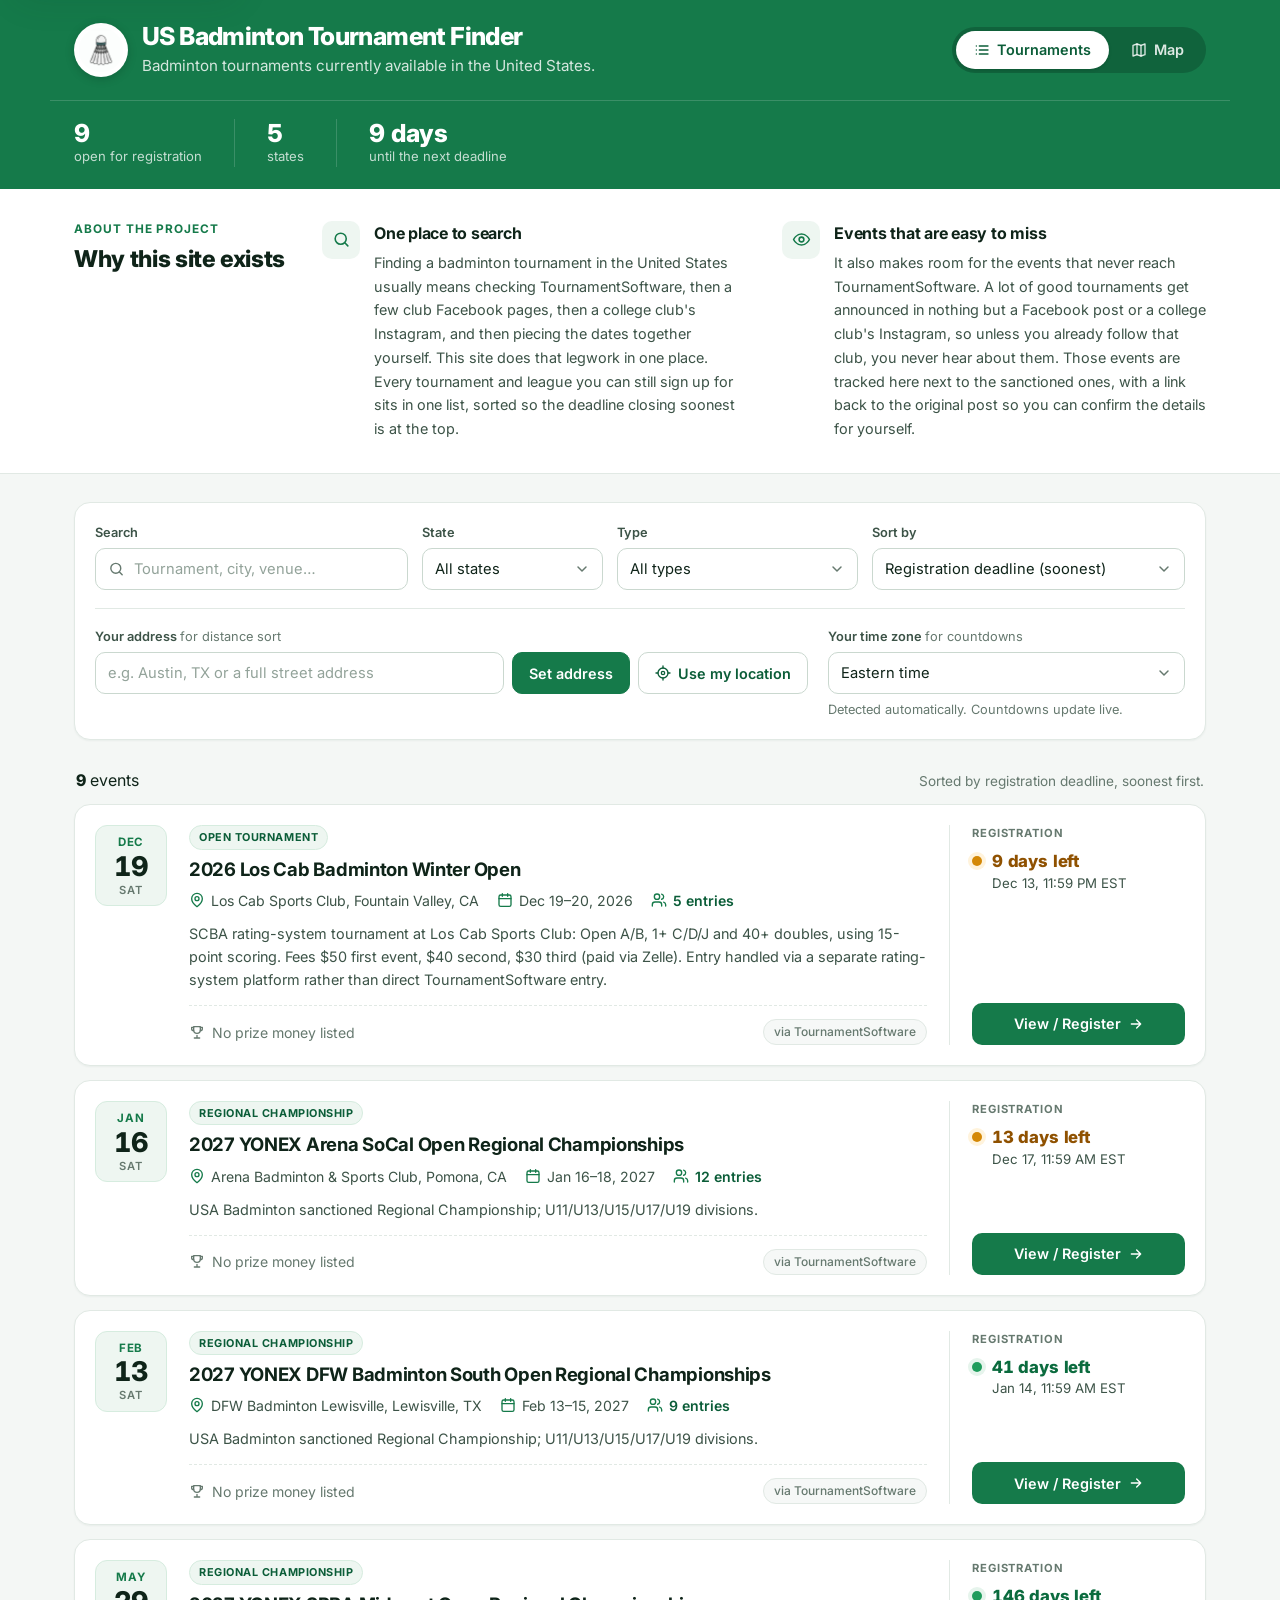
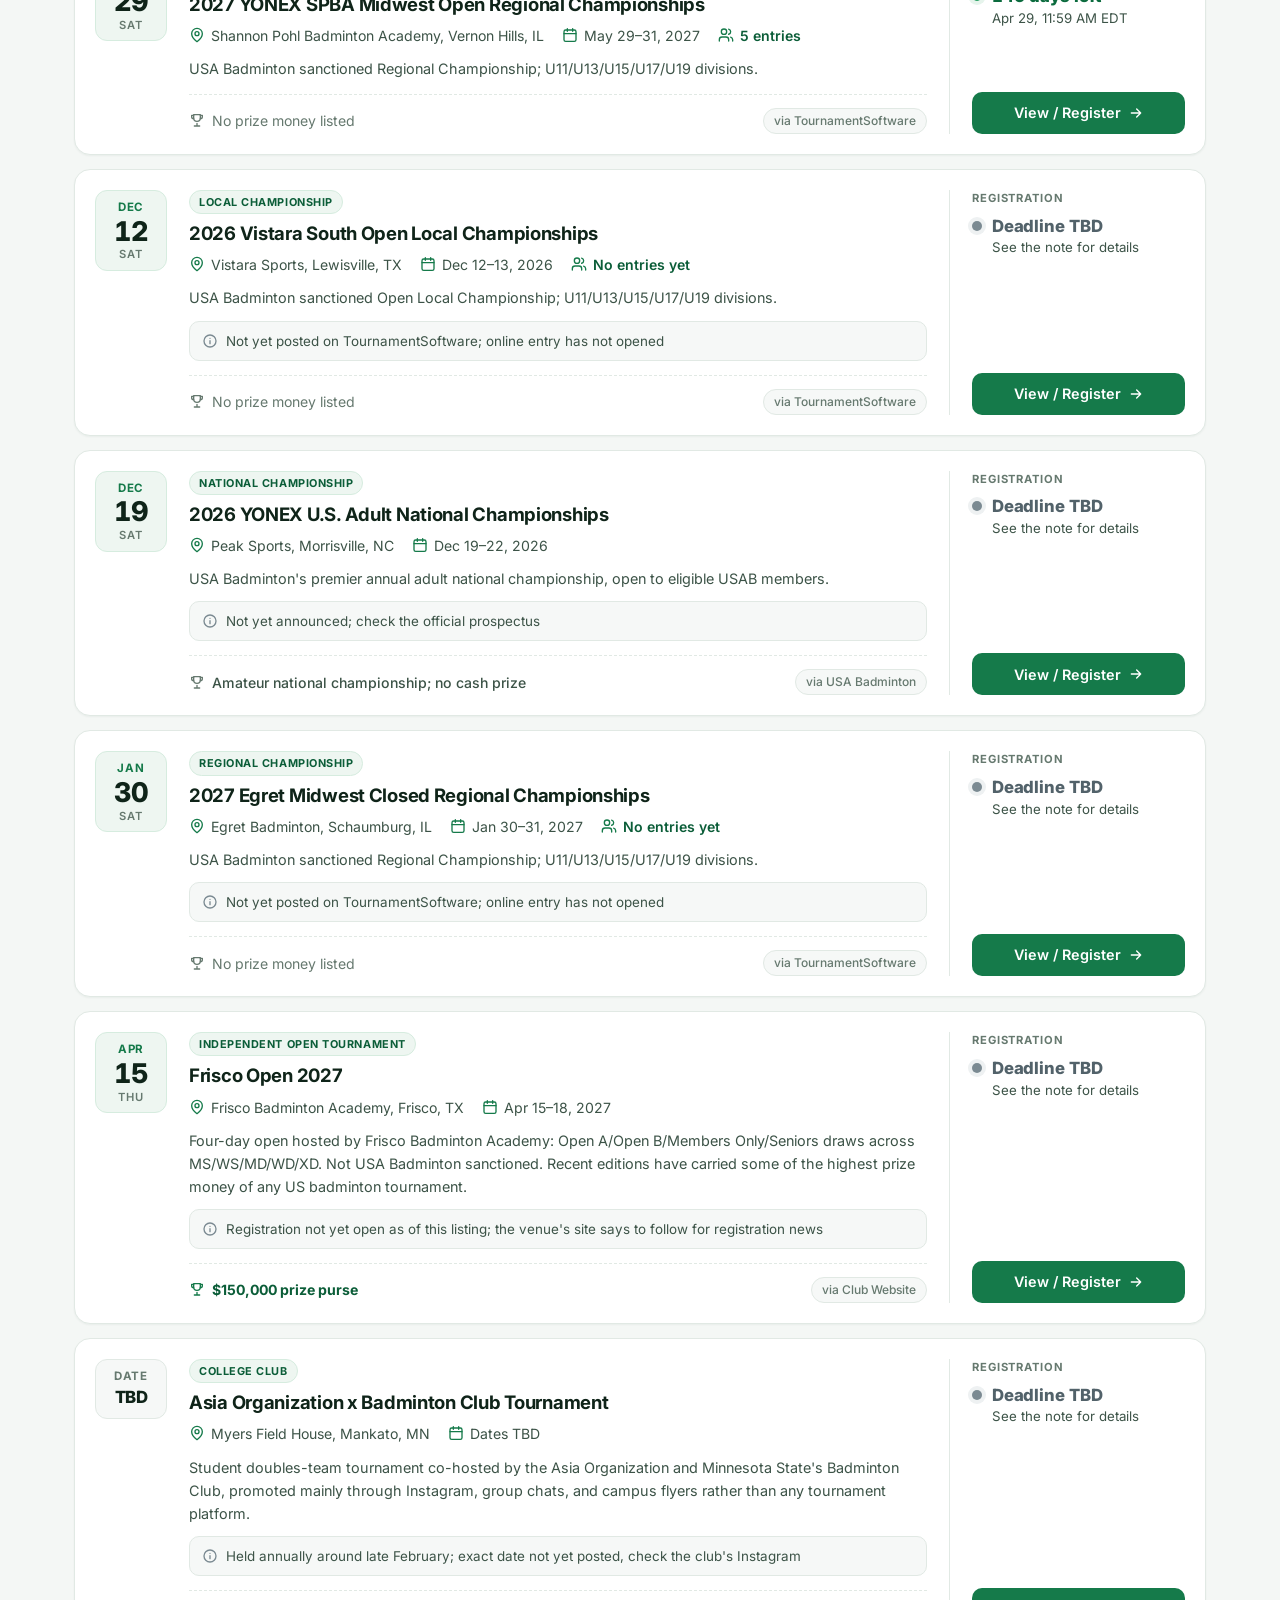
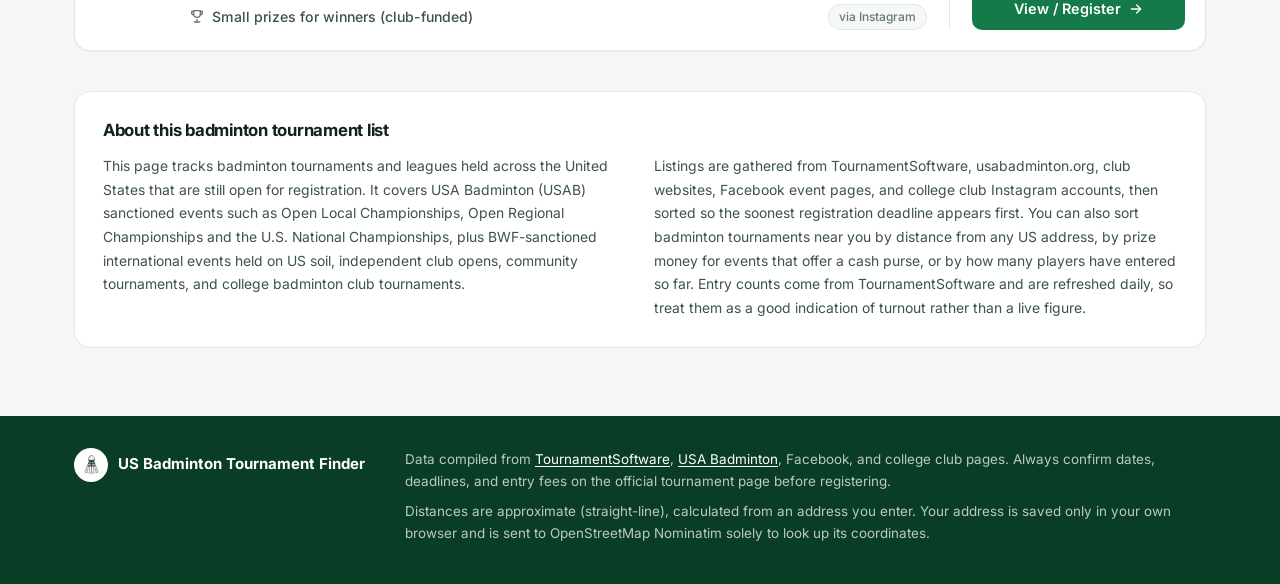
<file: index.html>
<!DOCTYPE html>
<html lang="en">
<head>
<meta charset="UTF-8" />
<meta name="viewport" content="width=device-width, initial-scale=1.0" />

<!-- The real pages live at /tournaments/ and /map/. This root page exists only
     to send visitors (and search engines) to the tournaments list. -->
<meta http-equiv="refresh" content="0; url=./tournaments/" />
<link rel="canonical" href="https://usbadmintontournaments.com/tournaments/" />

<title>US Badminton Tournaments | Find Badminton Tournaments &amp; Leagues Near You</title>
<meta name="description" content="Find badminton tournaments and leagues across the United States. Browse USA Badminton sanctioned championships, club opens, and college badminton tournaments sorted by registration deadline, distance, or prize money." />
<link rel="icon" href="img/shuttle-logo.jpg" />
<link rel="stylesheet" href="css/style.css" />
<script>window.location.replace("./tournaments/");</script>
</head>
<body>
<main style="max-width:640px;margin:60px auto;padding:0 20px;text-align:center;">
  <h1>US Badminton Tournament Finder</h1>
  <p>Redirecting to the <a href="./tournaments/">badminton tournaments list</a>&hellip;</p>
  <p><a href="./map/">View the tournament map instead</a></p>
</main>
</body>
</html>
</file>
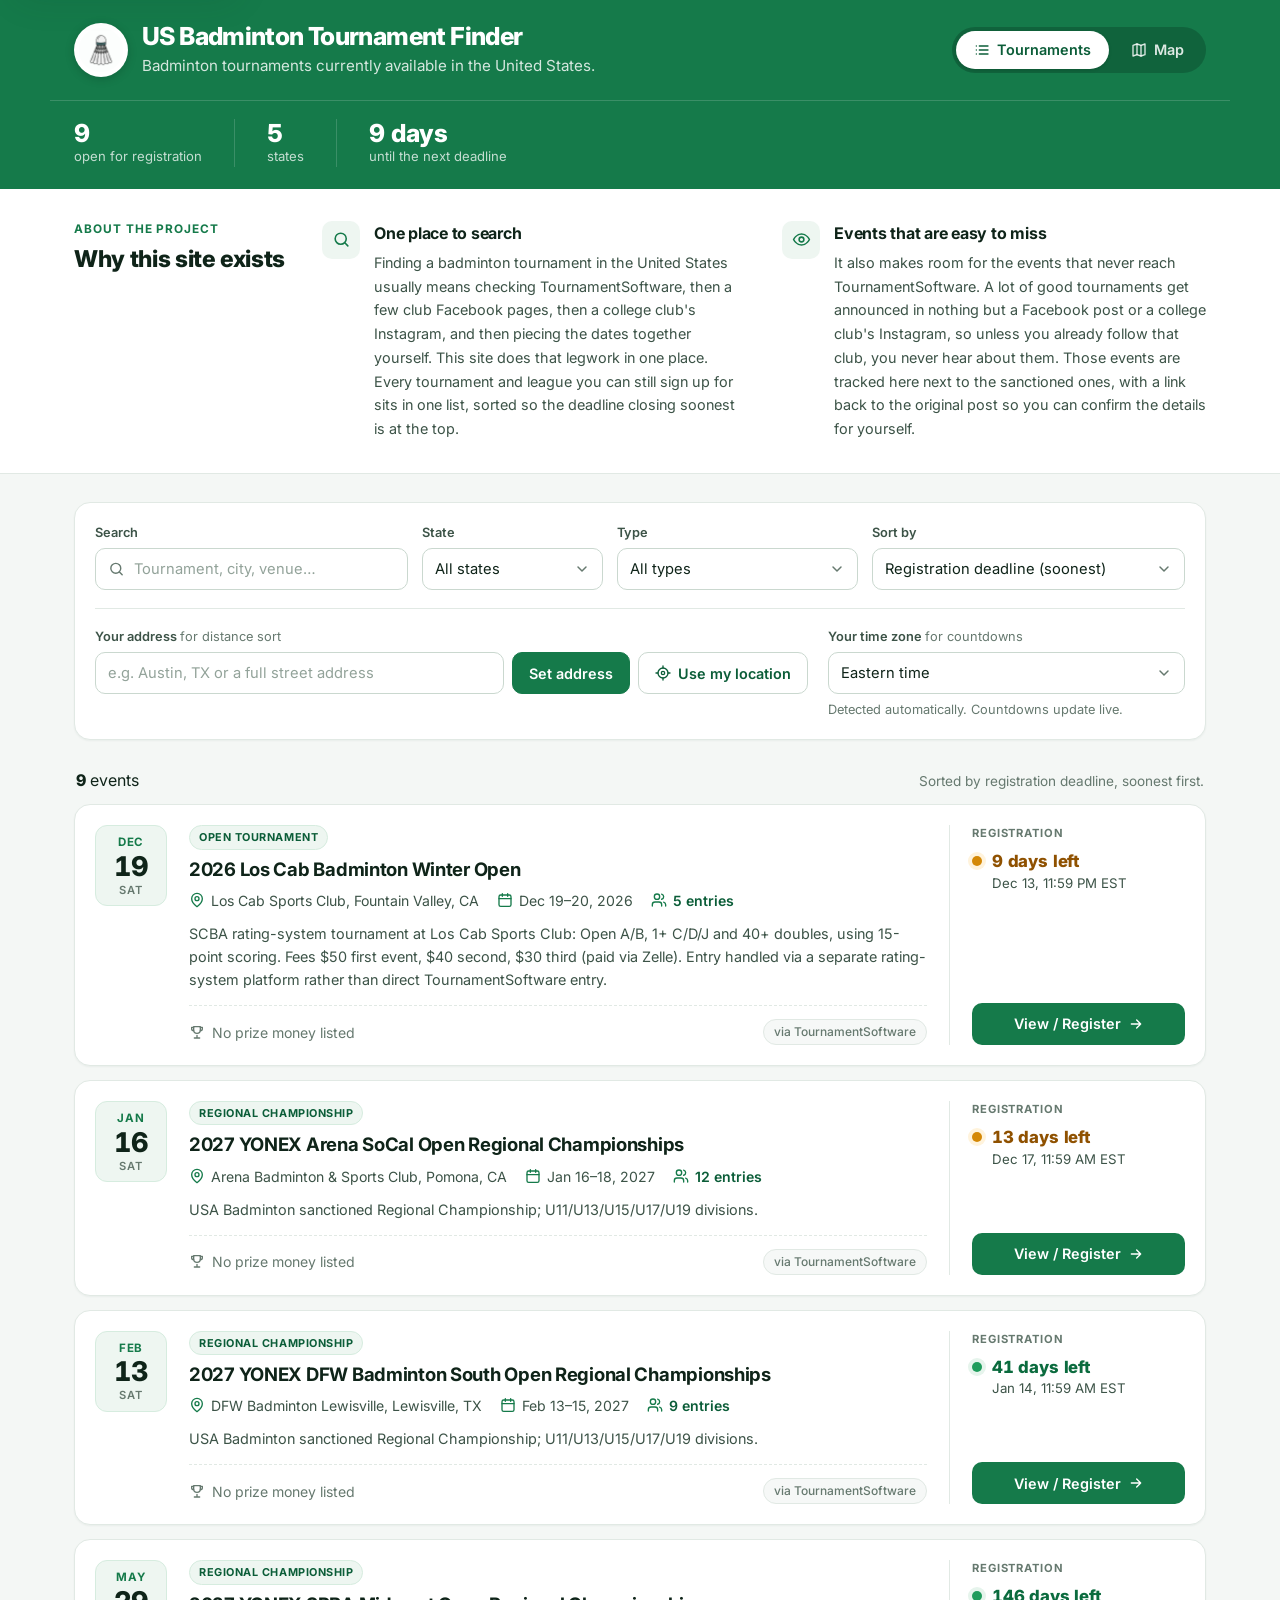
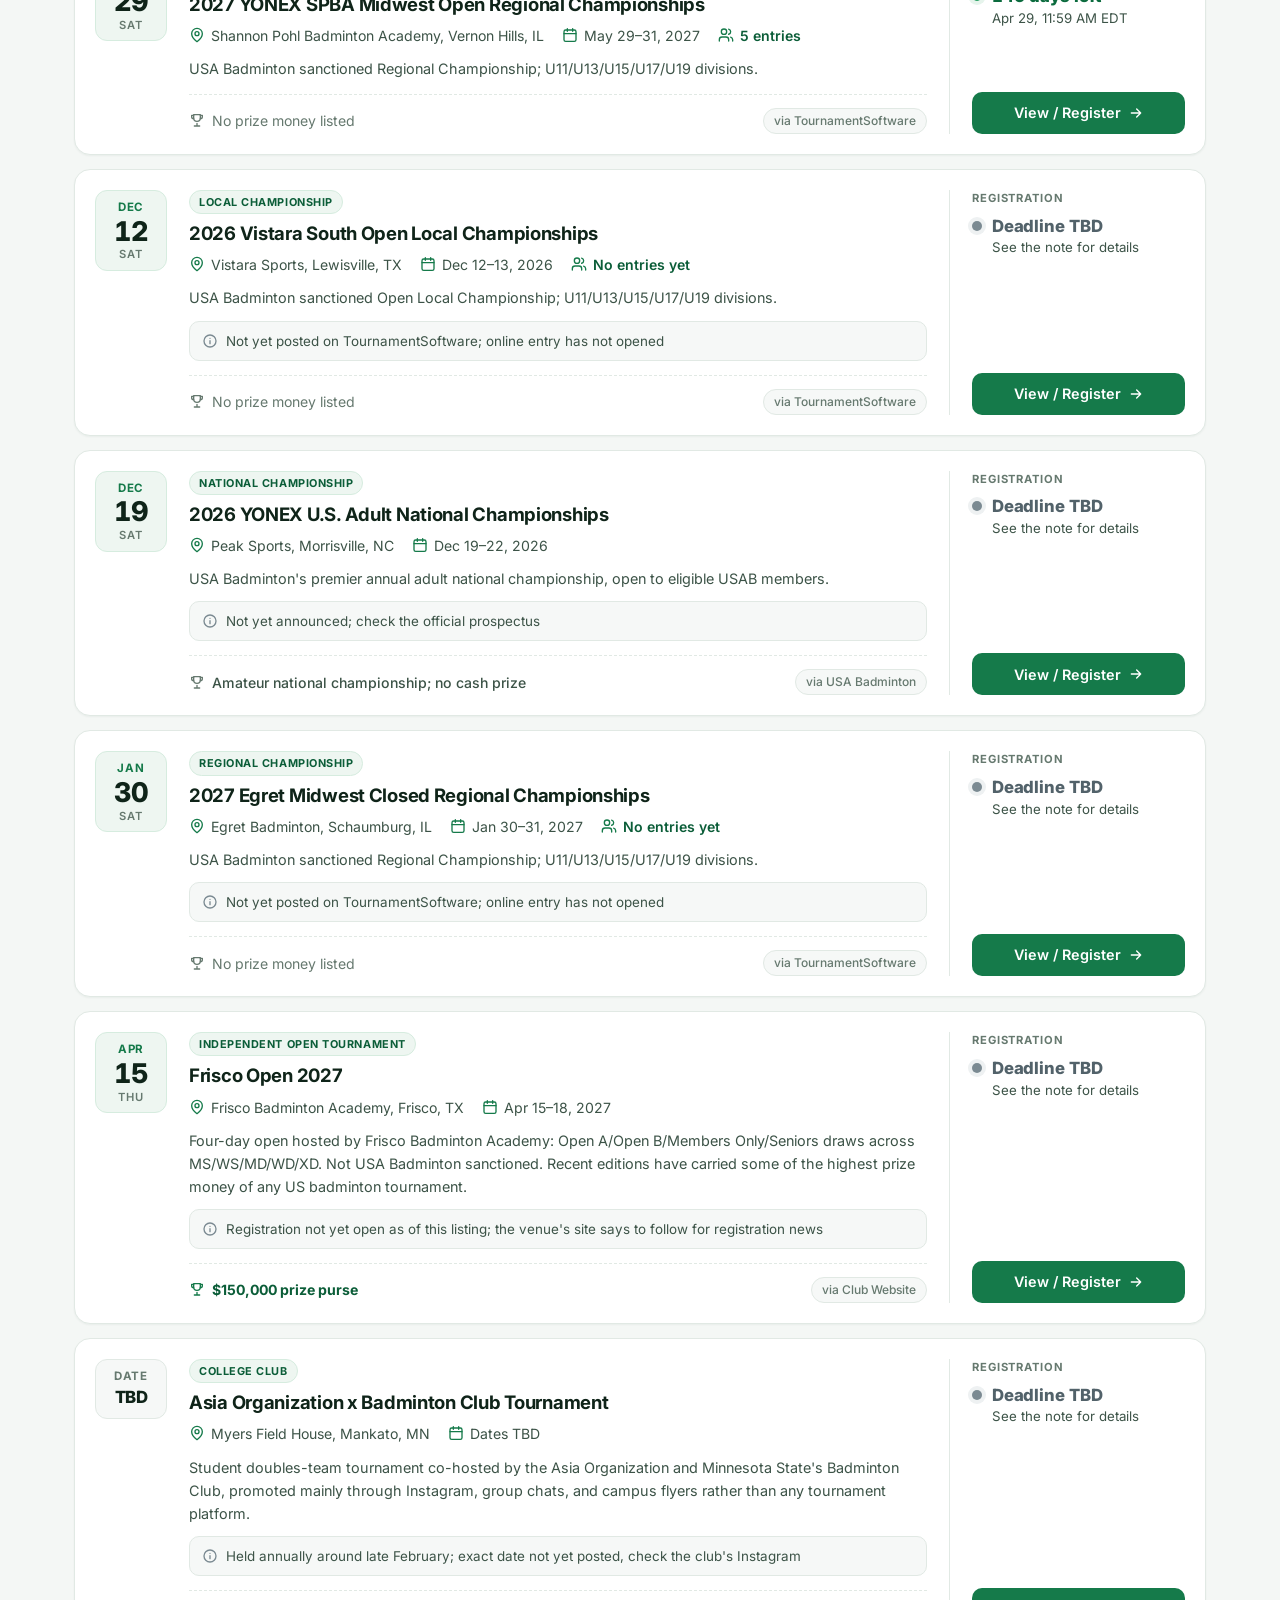
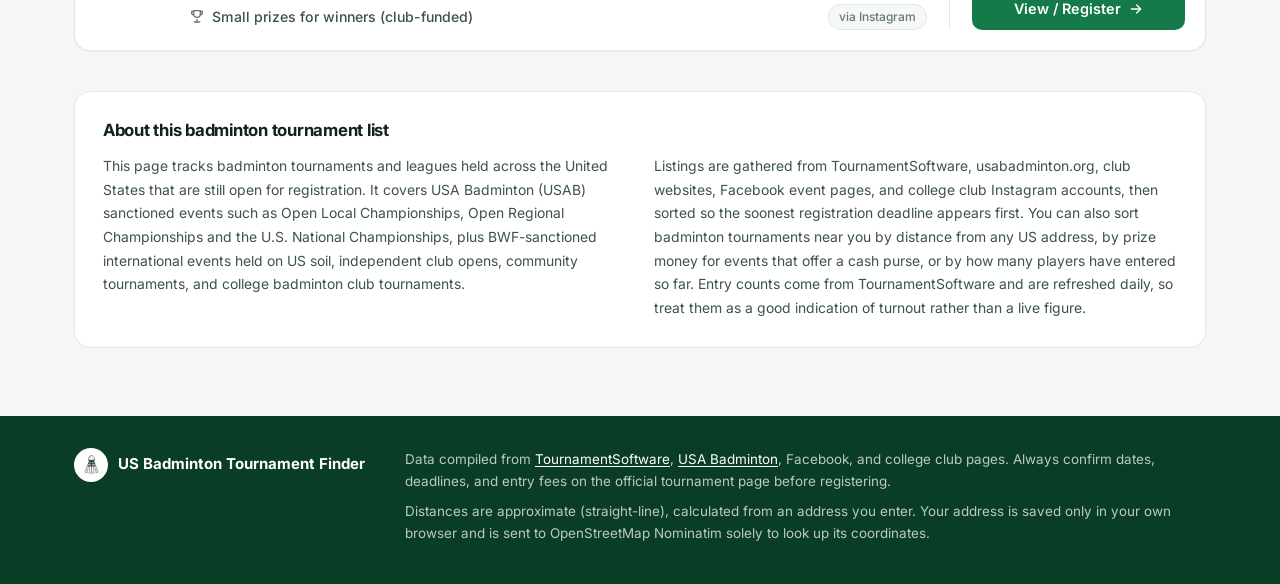
<file: tournaments/index.html>
<!DOCTYPE html>
<html lang="en">
<head>
<meta charset="UTF-8" />
<meta name="viewport" content="width=device-width, initial-scale=1.0" />

<title>US Badminton Tournaments | Find Badminton Tournaments &amp; Leagues Near You</title>
<meta name="description" content="Find badminton tournaments and leagues across the United States. Browse USA Badminton sanctioned championships, club opens, and college badminton tournaments sorted by registration deadline, distance, or prize money." />
<meta name="keywords" content="badminton, badminton tournaments, US badminton, USA Badminton, badminton tournaments near me, badminton competitions, badminton leagues, college badminton, USAB, badminton tournament schedule, badminton registration deadlines, junior badminton tournaments, open badminton tournaments" />
<meta name="theme-color" content="#157a4a" />
<link rel="canonical" href="https://usbadmintontournaments.com/tournaments/" />

<meta property="og:type" content="website" />
<meta property="og:site_name" content="US Badminton Tournament Finder" />
<meta property="og:title" content="US Badminton Tournaments | Find Badminton Tournaments &amp; Leagues Near You" />
<meta property="og:description" content="Every badminton tournament and league in the United States you can still register for, sorted by how soon the deadline closes." />
<meta property="og:url" content="https://usbadmintontournaments.com/tournaments/" />
<meta property="og:image" content="https://usbadmintontournaments.com/img/shuttle-logo.jpg" />
<meta name="twitter:card" content="summary" />
<meta name="twitter:title" content="US Badminton Tournaments" />
<meta name="twitter:description" content="Find badminton tournaments and leagues across the United States, sorted by registration deadline." />
<meta name="twitter:image" content="https://usbadmintontournaments.com/img/shuttle-logo.jpg" />

<link rel="icon" href="../img/shuttle-logo.jpg" />
<link rel="preconnect" href="https://fonts.googleapis.com" />
<link rel="preconnect" href="https://fonts.gstatic.com" crossorigin />
<link rel="stylesheet" href="https://fonts.googleapis.com/css2?family=Inter:wght@400;500;600;700;800&amp;display=swap" />
<!-- ?v= is a cache buster. Bump it whenever css/js below change so returning
     visitors pick the new files up immediately instead of after the CDN's
     cache window. js/data.js is deliberately unversioned: it changes daily and
     should just follow the normal short cache. -->
<link rel="stylesheet" href="../css/style.css?v=6" />
</head>
<body>

<a class="skip-link" href="#results">Skip to the tournament list</a>

<header class="site-header">
  <div class="container header-top">
    <div class="brand">
      <span class="logo-badge">
        <img src="../img/shuttle-logo.jpg" alt="Badminton shuttlecock logo" class="logo-img" />
      </span>
      <div class="brand-text">
        <h1>US Badminton Tournament Finder</h1>
        <p>Badminton tournaments currently available in the United States.</p>
      </div>
    </div>
    <nav class="view-switch" aria-label="Page views">
      <a class="view-link is-active" href="../tournaments/" aria-current="page">
        <svg class="icon" viewBox="0 0 24 24" fill="none" stroke="currentColor" stroke-width="2" stroke-linecap="round" stroke-linejoin="round" aria-hidden="true"><path d="M8 6h13M8 12h13M8 18h13M3.5 6h.01M3.5 12h.01M3.5 18h.01"/></svg>
        Tournaments
      </a>
      <a class="view-link" href="../map/">
        <svg class="icon" viewBox="0 0 24 24" fill="none" stroke="currentColor" stroke-width="2" stroke-linecap="round" stroke-linejoin="round" aria-hidden="true"><path d="M9 3 3 5v16l6-2 6 2 6-2V3l-6 2-6-2Z"/><path d="M9 3v16M15 5v16"/></svg>
        Map
      </a>
    </nav>
  </div>
  <div class="container hero-stats" id="heroStats" aria-label="At a glance"></div>
</header>

<section class="intro" aria-labelledby="introHeading">
  <div class="container intro-grid">
    <div class="intro-lead">
      <p class="eyebrow">About the project</p>
      <h2 id="introHeading">Why this site exists</h2>
    </div>
    <div class="intro-point">
      <span class="intro-icon" aria-hidden="true">
        <svg class="icon" viewBox="0 0 24 24" fill="none" stroke="currentColor" stroke-width="2" stroke-linecap="round" stroke-linejoin="round"><circle cx="11" cy="11" r="7"/><path d="m20 20-3.5-3.5"/></svg>
      </span>
      <div>
        <h3>One place to search</h3>
        <p>
          Finding a badminton tournament in the United States usually means checking TournamentSoftware,
          then a few club Facebook pages, then a college club's Instagram, and then piecing the dates
          together yourself. This site does that legwork in one place. Every tournament and league you
          can still sign up for sits in one list, sorted so the deadline closing soonest is at the top.
        </p>
      </div>
    </div>
    <div class="intro-point">
      <span class="intro-icon" aria-hidden="true">
        <svg class="icon" viewBox="0 0 24 24" fill="none" stroke="currentColor" stroke-width="2" stroke-linecap="round" stroke-linejoin="round"><path d="M2 12s3.5-7 10-7 10 7 10 7-3.5 7-10 7S2 12 2 12Z"/><circle cx="12" cy="12" r="3"/></svg>
      </span>
      <div>
        <h3>Events that are easy to miss</h3>
        <p>
          It also makes room for the events that never reach TournamentSoftware. A lot of good
          tournaments get announced in nothing but a Facebook post or a college club's Instagram, so
          unless you already follow that club, you never hear about them. Those events are tracked here
          next to the sanctioned ones, with a link back to the original post so you can confirm the
          details for yourself.
        </p>
      </div>
    </div>
  </div>
</section>

<main class="container">
  <section class="toolbar" id="toolbar" aria-label="Filters and sorting">
    <div class="toolbar-primary">
      <div class="field field-search">
        <label for="searchInput">Search</label>
        <div class="input-with-icon">
          <svg class="icon" viewBox="0 0 24 24" fill="none" stroke="currentColor" stroke-width="2" stroke-linecap="round" stroke-linejoin="round" aria-hidden="true"><circle cx="11" cy="11" r="7"/><path d="m20 20-3.5-3.5"/></svg>
          <input type="search" id="searchInput" placeholder="Tournament, city, venue…" autocomplete="off" />
        </div>
      </div>

      <div class="field">
        <label for="stateFilter">State</label>
        <select id="stateFilter">
          <option value="">All states</option>
        </select>
      </div>

      <div class="field">
        <label for="typeFilter">Type</label>
        <select id="typeFilter">
          <option value="">All types</option>
          <option value="tournament">Tournaments only</option>
          <option value="league">Leagues only</option>
        </select>
      </div>

      <div class="field field-sort">
        <label for="sortSelect">Sort by</label>
        <select id="sortSelect">
          <option value="deadline">Registration deadline (soonest)</option>
          <option value="startDate">Start date (soonest)</option>
          <option value="distance">Distance (nearest)</option>
          <option value="prize">Prize money (highest)</option>
          <option value="entries">Number of entries (most)</option>
        </select>
      </div>
    </div>

    <!-- Phones only: location and time zone fold away behind this toggle, with
         a one-line summary so the current settings are never hidden. -->
    <button type="button" class="toolbar-toggle" id="moreOptionsToggle" aria-expanded="false" aria-controls="moreOptions">
      <span class="toolbar-toggle-text">
        <span class="toolbar-toggle-title">Location &amp; time zone</span>
        <span class="toolbar-toggle-summary" id="moreOptionsSummary"></span>
      </span>
      <svg class="icon toolbar-toggle-chevron" viewBox="0 0 24 24" fill="none" stroke="currentColor" stroke-width="2" stroke-linecap="round" stroke-linejoin="round" aria-hidden="true"><path d="m6 9 6 6 6-6"/></svg>
    </button>

    <div class="toolbar-secondary" id="moreOptions">
      <div class="field-group">
        <label for="addressInput">Your address <span class="label-hint">for distance sort</span></label>
        <div class="inline-controls">
          <input type="text" id="addressInput" placeholder="e.g. Austin, TX or a full street address" autocomplete="street-address" />
          <button class="btn" id="applyAddressBtn" type="button">Set address</button>
          <button class="btn btn-secondary" id="useLocationBtn" type="button">
            <svg class="icon" viewBox="0 0 24 24" fill="none" stroke="currentColor" stroke-width="2" stroke-linecap="round" stroke-linejoin="round" aria-hidden="true"><circle cx="12" cy="12" r="7.5"/><circle cx="12" cy="12" r="2.5"/><path d="M12 1.5v3M12 19.5v3M1.5 12h3M19.5 12h3"/></svg>
            Use my location
          </button>
        </div>
        <div class="status-msg" id="addressStatus" role="status"></div>
      </div>

      <div class="field-group field-group-tz">
        <label for="timeZoneSelect">Your time zone <span class="label-hint">for countdowns</span></label>
        <select id="timeZoneSelect"></select>
        <div class="status-msg" id="timeZoneStatus"></div>
      </div>
    </div>
  </section>

  <div class="results-bar" id="results">
    <div class="results-count" id="resultsCount" role="status"></div>
    <div class="results-sort" id="sortDescription"></div>
  </div>

  <div id="cardList" class="card-list"></div>

  <section class="about-section" aria-labelledby="aboutHeading">
    <h2 id="aboutHeading">About this badminton tournament list</h2>
    <div class="about-columns">
      <p>
        This page tracks badminton tournaments and leagues held across the United States that are
        still open for registration. It covers USA Badminton (USAB) sanctioned events such as Open
        Local Championships, Open Regional Championships and the U.S. National Championships, plus
        BWF-sanctioned international events held on US soil, independent club opens, community
        tournaments, and college badminton club tournaments.
      </p>
      <p>
        Listings are gathered from TournamentSoftware, usabadminton.org, club websites, Facebook event
        pages, and college club Instagram accounts, then sorted so the soonest registration deadline
        appears first. You can also sort badminton tournaments near you by distance from any US
        address, by prize money for events that offer a cash purse, or by how many players have
        entered so far. Entry counts come from TournamentSoftware and are refreshed daily, so treat
        them as a good indication of turnout rather than a live figure.
      </p>
    </div>
  </section>
</main>

<footer class="site-footer">
  <div class="container footer-inner">
    <div class="footer-brand">
      <span class="logo-badge logo-badge-sm">
        <img src="../img/shuttle-logo.jpg" alt="" class="logo-img" />
      </span>
      <span>US Badminton Tournament Finder</span>
    </div>
    <div class="footer-text">
      <p>
        Data compiled from <a href="https://www.tournamentsoftware.com/" target="_blank" rel="noopener">TournamentSoftware</a>,
        <a href="https://usabadminton.org/" target="_blank" rel="noopener">USA Badminton</a>, Facebook, and college club pages.
        Always confirm dates, deadlines, and entry fees on the official tournament page before registering.
      </p>
      <p>
        Distances are approximate (straight-line), calculated from an address you enter. Your address is
        saved only in your own browser and is sent to OpenStreetMap Nominatim solely to look up its coordinates.
      </p>
    </div>
  </div>
</footer>

<script src="../js/data.js"></script>
<script src="../js/shared.js?v=7"></script>
<script src="../js/app.js?v=6"></script>
</body>
</html>
</file>
<file: css/style.css>
/* ==========================================================================
   US Badminton Tournament Finder
   Green and white, like a badminton court: a solid court-green header and
   footer framing white surfaces on a near-white page.
   ========================================================================== */

:root {
  /* Court greens. --green-700 is the header colour; keep it solid (no
     gradients or line patterns behind it). */
  --green-950: #062a1b;
  --green-900: #0a3d26;
  --green-800: #0b5d38;
  --green-700: #157a4a;
  --green-600: #1f9c5c;
  --green-100: #d6ecdf;
  --green-50: #eef6f1;

  --page-bg: #f4f7f5;
  --surface: #ffffff;
  --surface-muted: #f6f8f7;
  --line: #e1e9e4;
  --line-strong: #cad8cf;

  --ink: #0f2419;
  --ink-2: #3c5347;
  --ink-3: #66796f;

  /* Deadline urgency. Text colours are tuned for contrast on their tinted
     backgrounds; the -dot colours are brighter for small markers. */
  --urgent: #b42318;
  --urgent-bg: #fdeceb;
  --urgent-dot: #d32f2f;
  --soon: #8f5100;
  --soon-bg: #fff3dc;
  --soon-dot: #d48806;
  --ok: #0b6b3e;
  --ok-bg: #e6f4ec;
  --ok-dot: #1f9c5c;
  --tbd: #52626a;
  --tbd-bg: #eef1f2;
  --tbd-dot: #7b8a92;

  --radius-sm: 8px;
  --radius: 10px;
  --radius-lg: 16px;

  --shadow-sm: 0 1px 2px rgba(10, 61, 38, 0.05);
  --shadow: 0 1px 2px rgba(10, 61, 38, 0.05), 0 6px 18px rgba(10, 61, 38, 0.06);
  --shadow-lg: 0 2px 6px rgba(10, 61, 38, 0.06), 0 16px 36px rgba(10, 61, 38, 0.12);
  --focus-ring: 0 0 0 3px rgba(31, 156, 92, 0.25);

  --font: "Inter", -apple-system, BlinkMacSystemFont, "Segoe UI", Roboto, Helvetica, Arial, sans-serif;
  --container: 1180px;
}

/* ---------- Base ---------- */

*, *::before, *::after { box-sizing: border-box; }

html { -webkit-text-size-adjust: 100%; }

body {
  margin: 0;
  font-family: var(--font);
  font-size: 15px;
  line-height: 1.5;
  background: var(--page-bg);
  color: var(--ink);
  -webkit-font-smoothing: antialiased;
  -moz-osx-font-smoothing: grayscale;
}

[hidden] { display: none !important; }

a { color: var(--green-800); }

h1, h2, h3, h4 { letter-spacing: -0.015em; }

.container {
  width: 100%;
  max-width: var(--container);
  margin: 0 auto;
  padding: 0 24px;
}

.icon {
  width: 16px;
  height: 16px;
  flex-shrink: 0;
}

:focus-visible {
  outline: none;
  box-shadow: var(--focus-ring);
}

.skip-link {
  position: absolute;
  left: 16px;
  top: -60px;
  z-index: 1000;
  padding: 10px 16px;
  background: var(--surface);
  color: var(--green-800);
  font-weight: 600;
  border-radius: var(--radius);
  box-shadow: var(--shadow-lg);
  text-decoration: none;
}
.skip-link:focus { top: 12px; }

/* ---------- Header ---------- */

.site-header {
  background: var(--green-700);
  color: #fff;
}

.header-top {
  display: flex;
  align-items: center;
  justify-content: space-between;
  gap: 20px;
  padding-top: 22px;
  padding-bottom: 22px;
}

.brand {
  display: flex;
  align-items: center;
  gap: 14px;
  min-width: 0;
}

.logo-badge {
  width: 54px;
  height: 54px;
  flex-shrink: 0;
  display: flex;
  align-items: center;
  justify-content: center;
  background: #fff;
  border-radius: 50%;
  box-shadow: 0 2px 8px rgba(6, 42, 27, 0.25);
}
.logo-img {
  width: 44px;
  height: 44px;
  object-fit: contain;
  border-radius: 50%;
}
.logo-badge-sm { width: 34px; height: 34px; box-shadow: none; }
.logo-badge-sm .logo-img { width: 27px; height: 27px; }

.brand-text { min-width: 0; }
.brand-text h1 {
  margin: 0;
  font-size: 1.55rem;
  font-weight: 800;
  line-height: 1.2;
  letter-spacing: -0.025em;
}
.brand-text p {
  margin: 3px 0 0;
  font-size: 0.95rem;
  color: rgba(255, 255, 255, 0.82);
}

/* Segmented control for the two views. */
.view-switch {
  display: inline-flex;
  flex-shrink: 0;
  gap: 4px;
  padding: 4px;
  background: rgba(6, 42, 27, 0.28);
  border-radius: 999px;
}
.view-link {
  display: inline-flex;
  align-items: center;
  justify-content: center;
  gap: 7px;
  padding: 8px 18px;
  border-radius: 999px;
  font-size: 0.9rem;
  font-weight: 600;
  color: rgba(255, 255, 255, 0.86);
  text-decoration: none;
  transition: background-color 0.15s ease, color 0.15s ease;
}
.view-link:hover { color: #fff; background: rgba(255, 255, 255, 0.1); }
.view-link.is-active {
  background: #fff;
  color: var(--green-800);
  box-shadow: 0 1px 3px rgba(6, 42, 27, 0.25);
}

/* At-a-glance numbers under the title. */
.hero-stats {
  display: flex;
  flex-wrap: wrap;
  gap: 12px 0;
  padding-top: 18px;
  padding-bottom: 22px;
  border-top: 1px solid rgba(255, 255, 255, 0.16);
}
.hero-stats:empty { display: none; }
.stat {
  display: flex;
  flex-direction: column;
  padding: 0 32px;
  border-left: 1px solid rgba(255, 255, 255, 0.16);
}
.stat:first-child { padding-left: 0; border-left: none; }
.stat-value {
  font-size: 1.55rem;
  font-weight: 800;
  line-height: 1.15;
  letter-spacing: -0.02em;
  font-variant-numeric: tabular-nums;
}
.stat-label {
  font-size: 0.82rem;
  color: rgba(255, 255, 255, 0.75);
}

/* ---------- Intro ("Why this site exists") ---------- */

.intro {
  background: var(--surface);
  border-bottom: 1px solid var(--line);
}
.intro-grid {
  display: grid;
  grid-template-columns: minmax(150px, 0.5fr) 1fr 1fr;
  gap: 36px;
  padding-top: 32px;
  padding-bottom: 32px;
}
.eyebrow {
  margin: 0 0 6px;
  font-size: 0.74rem;
  font-weight: 700;
  letter-spacing: 0.08em;
  text-transform: uppercase;
  color: var(--green-700);
}
.intro-lead h2 {
  margin: 0;
  font-size: 1.45rem;
  font-weight: 800;
  line-height: 1.25;
  color: var(--ink);
}
.intro-point {
  display: flex;
  gap: 14px;
  align-items: flex-start;
}
.intro-icon {
  display: flex;
  align-items: center;
  justify-content: center;
  width: 38px;
  height: 38px;
  flex-shrink: 0;
  border-radius: var(--radius);
  background: var(--green-50);
  color: var(--green-700);
}
.intro-icon .icon { width: 19px; height: 19px; }
.intro-point h3 {
  margin: 0 0 6px;
  font-size: 1rem;
  font-weight: 700;
}
.intro-point p {
  margin: 0;
  font-size: 0.9rem;
  line-height: 1.65;
  color: var(--ink-2);
}

/* ---------- Main ---------- */

main.container {
  padding-top: 28px;
  padding-bottom: 20px;
}

/* ---------- Toolbar (filters, sort, location, time zone) ---------- */

.toolbar {
  background: var(--surface);
  border: 1px solid var(--line);
  border-radius: var(--radius-lg);
  box-shadow: var(--shadow-sm);
  padding: 20px;
}

.toolbar-primary {
  display: grid;
  grid-template-columns: minmax(200px, 1.3fr) minmax(130px, 0.75fr) minmax(215px, 1fr) minmax(285px, 1.3fr);
  gap: 14px;
  align-items: end;
}
.toolbar-map .toolbar-primary {
  grid-template-columns: minmax(220px, 2fr) minmax(130px, 0.75fr) minmax(215px, 1fr) auto;
}

.toolbar-secondary {
  display: grid;
  grid-template-columns: minmax(0, 2fr) minmax(220px, 1fr);
  gap: 20px;
  margin-top: 18px;
  padding-top: 18px;
  border-top: 1px solid var(--line);
}

/* Phone-only disclosure for the location and time zone settings. */
.toolbar-toggle {
  display: none;
  align-items: center;
  justify-content: space-between;
  gap: 12px;
  width: 100%;
  margin-top: 14px;
  padding: 12px 0 0;
  text-align: left;
  color: var(--ink);
  background: none;
  border: none;
  border-top: 1px solid var(--line);
  border-radius: 0;
}
.toolbar-toggle-text { display: flex; flex-direction: column; gap: 1px; min-width: 0; }
.toolbar-toggle-title { font-size: 0.86rem; font-weight: 600; }
.toolbar-toggle-summary {
  overflow: hidden;
  font-size: 0.78rem;
  color: var(--ink-3);
  white-space: nowrap;
  text-overflow: ellipsis;
}
.toolbar-toggle-chevron {
  width: 18px;
  height: 18px;
  color: var(--ink-3);
  transition: transform 0.2s ease;
}
.toolbar.is-expanded .toolbar-toggle-chevron { transform: rotate(180deg); }

.field,
.field-group {
  display: flex;
  flex-direction: column;
  gap: 6px;
  min-width: 0;
}

.field label,
.field-group label,
.field-label-spacer {
  font-size: 0.8rem;
  font-weight: 600;
  color: var(--ink-2);
}
.label-hint {
  font-weight: 400;
  color: var(--ink-3);
}

input[type="text"],
input[type="search"],
select {
  width: 100%;
  height: 42px;
  padding: 0 12px;
  font-family: inherit;
  font-size: 0.92rem;
  color: var(--ink);
  background-color: var(--surface);
  border: 1px solid var(--line-strong);
  border-radius: var(--radius);
  transition: border-color 0.15s ease, box-shadow 0.15s ease;
}
input[type="text"]:hover,
input[type="search"]:hover,
select:hover { border-color: #aec4b6; }
input[type="text"]:focus,
input[type="search"]:focus,
select:focus {
  outline: none;
  border-color: var(--green-600);
  box-shadow: var(--focus-ring);
}
input::placeholder { color: #93a39a; }

select {
  appearance: none;
  -webkit-appearance: none;
  padding-right: 36px;
  cursor: pointer;
  background-image: url("data:image/svg+xml,%3Csvg xmlns='http://www.w3.org/2000/svg' width='16' height='16' viewBox='0 0 24 24' fill='none' stroke='%2366796f' stroke-width='2.2' stroke-linecap='round' stroke-linejoin='round'%3E%3Cpath d='m6 9 6 6 6-6'/%3E%3C/svg%3E");
  background-repeat: no-repeat;
  background-position: right 12px center;
  text-overflow: ellipsis;
}

.input-with-icon { position: relative; }
.input-with-icon .icon {
  position: absolute;
  left: 13px;
  top: 50%;
  transform: translateY(-50%);
  width: 17px;
  height: 17px;
  color: var(--ink-3);
  pointer-events: none;
}
.input-with-icon input { padding-left: 38px; }

.inline-controls {
  display: flex;
  gap: 8px;
  min-width: 0;
}
.inline-controls input { flex: 1 1 auto; min-width: 0; }

button { font-family: inherit; cursor: pointer; }

.btn {
  display: inline-flex;
  align-items: center;
  justify-content: center;
  gap: 7px;
  height: 42px;
  padding: 0 16px;
  flex-shrink: 0;
  font-size: 0.9rem;
  font-weight: 600;
  white-space: nowrap;
  color: #fff;
  background: var(--green-700);
  border: 1px solid var(--green-700);
  border-radius: var(--radius);
  transition: background-color 0.15s ease, border-color 0.15s ease, color 0.15s ease;
}
.btn:hover { background: var(--green-800); border-color: var(--green-800); }
.btn:active { transform: translateY(1px); }
.btn:disabled { opacity: 0.55; cursor: not-allowed; transform: none; }
.btn-secondary {
  color: var(--green-800);
  background: var(--surface);
  border-color: var(--line-strong);
}
.btn-secondary:hover {
  color: var(--green-800);
  background: var(--green-50);
  border-color: var(--green-600);
}

.status-msg {
  min-height: 1.2em;
  font-size: 0.8rem;
  color: var(--ink-3);
}
.status-msg.error { color: var(--urgent); }

/* ---------- Results header ---------- */

.results-bar {
  display: flex;
  justify-content: space-between;
  align-items: baseline;
  flex-wrap: wrap;
  gap: 6px 16px;
  margin: 28px 2px 12px;
}
.results-count {
  font-size: 1rem;
  color: var(--ink);
  white-space: nowrap;
}
.results-count strong { font-weight: 800; font-variant-numeric: tabular-nums; }
.results-breakdown {
  margin-left: 6px;
  font-size: 0.86rem;
  color: var(--ink-3);
}
.results-sort {
  font-size: 0.85rem;
  color: var(--ink-3);
}

/* ---------- Event cards ---------- */

.card-list {
  display: grid;
  gap: 14px;
}

.event-card {
  display: grid;
  grid-template-columns: 72px minmax(0, 1fr) 236px;
  gap: 0 22px;
  padding: 20px;
  background: var(--surface);
  border: 1px solid var(--line);
  border-radius: var(--radius-lg);
  box-shadow: var(--shadow-sm);
  /* Long venue names, URLs and notes wrap instead of widening the card. */
  overflow-wrap: break-word;
  transition: box-shadow 0.2s ease, border-color 0.2s ease, transform 0.2s ease;
}
.event-card:hover {
  border-color: var(--line-strong);
  box-shadow: var(--shadow);
  transform: translateY(-1px);
}

/* Calendar tile */
.event-date {
  align-self: start;
  display: flex;
  flex-direction: column;
  align-items: center;
  padding: 10px 4px 9px;
  background: var(--green-50);
  border: 1px solid var(--green-100);
  border-radius: 12px;
  text-align: center;
  line-height: 1.1;
}
.event-date-month {
  font-size: 0.72rem;
  font-weight: 700;
  letter-spacing: 0.08em;
  text-transform: uppercase;
  color: var(--green-700);
}
.event-date-day {
  margin: 3px 0 2px;
  font-size: 1.7rem;
  font-weight: 800;
  letter-spacing: -0.03em;
  color: var(--ink);
  font-variant-numeric: tabular-nums;
}
.event-date-weekday {
  font-size: 0.7rem;
  font-weight: 600;
  letter-spacing: 0.06em;
  text-transform: uppercase;
  color: var(--ink-3);
}
.event-date.is-tbd {
  background: var(--surface-muted);
  border-color: var(--line);
}
.event-date.is-tbd .event-date-month { color: var(--ink-3); }
.event-date.is-tbd .event-date-day { font-size: 1.05rem; margin: 5px 0 3px; }

.event-main { min-width: 0; }

.event-tags {
  display: flex;
  flex-wrap: wrap;
  gap: 6px;
  margin-bottom: 7px;
}
.tag {
  display: inline-flex;
  align-items: center;
  gap: 4px;
  max-width: 100%;
  padding: 3px 9px;
  font-size: 0.68rem;
  font-weight: 700;
  letter-spacing: 0.05em;
  text-transform: uppercase;
  color: var(--green-800);
  background: var(--green-50);
  border: 1px solid var(--green-100);
  border-radius: 999px;
}
.tag .icon { width: 12px; height: 12px; }
.tag-league {
  color: #fff;
  background: var(--green-800);
  border-color: var(--green-800);
}

.event-title {
  margin: 0;
  font-size: 1.16rem;
  font-weight: 700;
  line-height: 1.3;
  color: var(--ink);
}

.event-meta {
  display: flex;
  flex-wrap: wrap;
  gap: 6px 18px;
  margin: 9px 0 0;
  padding: 0;
  list-style: none;
}
.event-meta li {
  display: inline-flex;
  align-items: flex-start;
  gap: 6px;
  min-width: 0;
  font-size: 0.88rem;
  color: var(--ink-2);
}
.event-meta .icon { margin-top: 2px; color: var(--green-700); }
.event-meta .entries-meta {
  font-weight: 600;
  color: var(--green-800);
  cursor: help;
}
.event-meta-stacked { flex-direction: column; gap: 5px; }

.event-desc {
  margin: 11px 0 0;
  font-size: 0.9rem;
  line-height: 1.6;
  color: var(--ink-2);
}

.event-note {
  display: flex;
  gap: 8px;
  margin: 11px 0 0;
  padding: 9px 12px;
  font-size: 0.84rem;
  line-height: 1.5;
  color: var(--ink-2);
  background: var(--surface-muted);
  border: 1px solid var(--line);
  border-radius: var(--radius);
}
.event-note .icon { margin-top: 2px; color: var(--tbd-dot); }

.event-foot {
  display: flex;
  flex-wrap: wrap;
  align-items: center;
  justify-content: space-between;
  gap: 8px 14px;
  margin-top: 14px;
  padding-top: 13px;
  border-top: 1px dashed var(--line);
}

.prize {
  display: inline-flex;
  align-items: flex-start;
  gap: 7px;
  min-width: 0;
  font-size: 0.88rem;
  font-weight: 500;
  color: var(--ink-2);
}
.prize .icon { margin-top: 2px; color: var(--ink-3); }
.prize.has-prize { font-weight: 700; color: var(--green-800); }
.prize.has-prize .icon { color: var(--green-700); }
.prize.is-muted { color: var(--ink-3); font-weight: 400; }

.source-chip {
  flex-shrink: 0;
  padding: 3px 10px;
  font-size: 0.75rem;
  font-weight: 500;
  color: var(--ink-3);
  background: var(--surface-muted);
  border: 1px solid var(--line);
  border-radius: 999px;
  white-space: nowrap;
}

/* Registration column: deadline on top, View / Register pinned to the
   bottom-right corner of the card. */
.event-side {
  display: flex;
  flex-direction: column;
  justify-content: space-between;
  gap: 16px;
  min-width: 0;
  padding-left: 22px;
  border-left: 1px solid var(--line);
}
.event-side-label {
  display: block;
  margin-bottom: 8px;
  font-size: 0.7rem;
  font-weight: 700;
  letter-spacing: 0.08em;
  text-transform: uppercase;
  color: var(--ink-3);
}

.link-btn {
  display: inline-flex;
  align-items: center;
  justify-content: center;
  gap: 7px;
  height: 42px;
  padding: 0 18px;
  font-size: 0.9rem;
  font-weight: 600;
  white-space: nowrap;
  color: #fff;
  background: var(--green-700);
  border-radius: var(--radius);
  text-decoration: none;
  transition: background-color 0.15s ease;
}
.link-btn:hover { background: var(--green-800); }
.link-btn .icon { transition: transform 0.15s ease; }
.link-btn:hover .icon { transform: translateX(2px); }
.event-side .link-btn { width: 100%; }

/* ---------- Deadline status ---------- */

/* Each status sets three colours; the rules below only read the variables. */
.deadline-pill.urgent { --status: var(--urgent); --status-bg: var(--urgent-bg); --status-dot: var(--urgent-dot); }
.deadline-pill.soon   { --status: var(--soon);   --status-bg: var(--soon-bg);   --status-dot: var(--soon-dot); }
.deadline-pill.ok     { --status: var(--ok);     --status-bg: var(--ok-bg);     --status-dot: var(--ok-dot); }
.deadline-pill.tbd    { --status: var(--tbd);    --status-bg: var(--tbd-bg);    --status-dot: var(--tbd-dot); }
.deadline-pill.past   { --status: var(--ink-3);  --status-bg: var(--surface-muted); --status-dot: #b3bdb7; }

/* Default: a compact inline pill (map popups). No `white-space: nowrap`, on
   purpose: a forced single line once widened a pill past the phone screen and
   gave the whole page a sideways scroll. */
.deadline-pill {
  display: inline-flex;
  align-items: center;
  gap: 8px;
  max-width: 100%;
  padding: 5px 11px;
  font-size: 0.8rem;
  line-height: 1.35;
  background: var(--status-bg);
  border-radius: 999px;
  overflow-wrap: anywhere;
}
.deadline-dot {
  width: 8px;
  height: 8px;
  flex-shrink: 0;
  border-radius: 50%;
  background: var(--status-dot);
}
.deadline-text { display: inline; min-width: 0; }
.deadline-countdown {
  font-weight: 700;
  color: var(--status);
  font-variant-numeric: tabular-nums;
}
.deadline-when { color: var(--ink-2); }
.deadline-when::before { content: " · "; color: var(--ink-3); }

/* On cards: a stacked status block instead of a pill. */
.event-side .deadline-pill {
  display: flex;
  align-items: flex-start;
  gap: 10px;
  padding: 0;
  background: none;
  border-radius: 0;
}
.event-side .deadline-dot {
  width: 10px;
  height: 10px;
  margin-top: 6px;
  box-shadow: 0 0 0 4px var(--status-bg);
}
.event-side .deadline-text { display: flex; flex-direction: column; gap: 2px; }
.event-side .deadline-countdown { font-size: 1.05rem; font-weight: 800; letter-spacing: -0.01em; }
.event-side .deadline-when { font-size: 0.83rem; }
.event-side .deadline-when::before { content: none; }

/* ---------- Empty state ---------- */

.empty-state {
  padding: 52px 20px;
  text-align: center;
  color: var(--ink-3);
  background: var(--surface);
  border: 1px dashed var(--line-strong);
  border-radius: var(--radius-lg);
}
.empty-state p { margin: 0; font-size: 0.9rem; }
.empty-state .empty-state-title {
  margin: 12px 0 4px;
  font-size: 1rem;
  font-weight: 700;
  color: var(--ink);
}
.empty-state-icon {
  width: 44px;
  height: 44px;
  padding: 11px;
  color: var(--green-700);
  background: var(--green-50);
  border-radius: 50%;
}
.empty-state-compact { padding: 28px 14px; border: none; font-size: 0.88rem; }

/* ---------- About ---------- */

.about-section {
  margin-top: 40px;
  padding: 26px 28px;
  background: var(--surface);
  border: 1px solid var(--line);
  border-radius: var(--radius-lg);
}
.about-section h2 {
  margin: 0 0 12px;
  font-size: 1.05rem;
  font-weight: 700;
}
.about-columns {
  display: grid;
  grid-template-columns: 1fr 1fr;
  gap: 28px;
}
.about-columns p {
  margin: 0;
  font-size: 0.87rem;
  line-height: 1.7;
  color: var(--ink-2);
}

/* ---------- Footer ---------- */

.site-footer {
  margin-top: 48px;
  padding: 32px 0 40px;
  background: var(--green-900);
  color: rgba(255, 255, 255, 0.72);
}
.footer-inner {
  display: flex;
  gap: 40px;
  align-items: flex-start;
}
.footer-brand {
  display: flex;
  align-items: center;
  gap: 10px;
  flex-shrink: 0;
  font-weight: 700;
  color: #fff;
}
.footer-text p {
  margin: 0 0 8px;
  font-size: 0.84rem;
  line-height: 1.65;
}
.footer-text p:last-child { margin-bottom: 0; }
.site-footer a { color: #fff; text-underline-offset: 2px; }

/* ---------- Map view ---------- */

.field-count { justify-content: flex-end; }
/* Vertically centred with line-height, not flexbox: as a flex container the
   count's text runs become separate items and the spaces between them vanish
   ("38events"). */
.field-count .results-count { line-height: 42px; }

.map-layout {
  display: grid;
  grid-template-columns: 320px minmax(0, 1fr);
  gap: 16px;
  margin-top: 20px;
}

.map-sidebar {
  height: 72vh;
  min-height: 420px;
  overflow-y: auto;
  padding: 8px;
  background: var(--surface);
  border: 1px solid var(--line);
  border-radius: var(--radius-lg);
  box-shadow: var(--shadow-sm);
}

.map-sidebar-row {
  display: flex;
  align-items: flex-start;
  gap: 11px;
  width: 100%;
  padding: 10px;
  text-align: left;
  font-family: inherit;
  background: none;
  border: none;
  border-radius: var(--radius);
  cursor: pointer;
  transition: background-color 0.12s ease;
}
.map-sidebar-row:hover { background: var(--green-50); }
.map-sidebar-row.active {
  background: var(--green-50);
  box-shadow: inset 3px 0 0 var(--green-700);
}
.map-sidebar-row-text {
  display: flex;
  flex-direction: column;
  gap: 3px;
  min-width: 0;
}
.map-sidebar-row-text strong {
  overflow: hidden;
  font-size: 0.88rem;
  font-weight: 600;
  color: var(--ink);
  white-space: nowrap;
  text-overflow: ellipsis;
}
.map-sidebar-row-text > span {
  font-size: 0.78rem;
  color: var(--ink-3);
}
.mini-tag {
  display: inline-block;
  margin-right: 6px;
  padding: 0 6px;
  font-size: 0.62rem;
  font-weight: 700;
  letter-spacing: 0.05em;
  line-height: 1.6;
  text-transform: uppercase;
  vertical-align: 1px;
  color: #fff;
  background: var(--green-800);
  border-radius: 999px;
}

.map-container-wrap {
  position: relative;
  min-width: 0;
}

#mapContainer {
  width: 100%;
  height: 72vh;
  min-height: 420px;
  overflow: hidden;
  background: var(--green-50);
  border: 1px solid var(--line);
  border-radius: var(--radius-lg);
  box-shadow: var(--shadow-sm);
}

/* Recolour the standard OSM basemap to a light white/grey so the page reads
   as green and white (markers and UI carry all the green) instead of the
   tiles' native blue/tan/yellow palette. */
#mapContainer .leaflet-tile-pane {
  filter: grayscale(0.85) brightness(1.12) contrast(0.9) saturate(0.3);
}

.legend-dot {
  display: inline-block;
  width: 11px;
  height: 11px;
  flex-shrink: 0;
  margin-top: 3px;
  border: 2px solid #fff;
  border-radius: 50%;
  box-shadow: 0 0 0 1px var(--line-strong);
}
.legend-dot.urgent { background: var(--urgent-dot); }
.legend-dot.soon { background: var(--soon-dot); }
.legend-dot.ok { background: var(--ok-dot); }
.legend-dot.tbd { background: var(--tbd-dot); }
.legend-dot.past { background: #b3bdb7; }
.legend-dot.shape-square { border-radius: 3px; }
.map-legend .legend-dot { margin-top: 0; }

.league-marker-icon {
  background: transparent !important;
  border: none !important;
}
.league-marker-icon span {
  display: block;
  width: 15px;
  height: 15px;
  border: 2px solid #fff;
  border-radius: 3px;
  box-shadow: 0 0 0 1px rgba(0, 0, 0, 0.2);
}

.map-legend {
  position: absolute;
  bottom: 16px;
  left: 16px;
  z-index: 400;
  padding: 12px 14px;
  font-size: 0.78rem;
  color: var(--ink-2);
  background: rgba(255, 255, 255, 0.96);
  border: 1px solid var(--line);
  border-radius: 12px;
  box-shadow: var(--shadow);
}
.map-legend strong {
  display: block;
  margin-bottom: 6px;
  font-size: 0.72rem;
  font-weight: 700;
  letter-spacing: 0.06em;
  text-transform: uppercase;
  color: var(--ink);
}
.map-legend .legend-row { display: flex; align-items: center; gap: 8px; margin-top: 4px; }
.legend-divider {
  margin: 8px 0;
  border: none;
  border-top: 1px solid var(--line);
}
.legend-shape {
  display: inline-block;
  width: 11px;
  height: 11px;
  flex-shrink: 0;
  background: var(--green-700);
  border: 2px solid #fff;
  box-shadow: 0 0 0 1px var(--line-strong);
}
.legend-shape-round { border-radius: 50%; }
.legend-shape-square { border-radius: 3px; }

.map-note {
  margin: 12px 2px 0;
  font-size: 0.82rem;
  color: var(--ink-3);
}

/* Leaflet popup, re-themed to match the cards. */
.leaflet-container { font-family: var(--font); }
.leaflet-popup-content-wrapper {
  border-radius: 14px;
  box-shadow: var(--shadow-lg);
}
.leaflet-popup-content {
  margin: 16px 18px;
  font-size: 0.88rem;
  line-height: 1.45;
}
.map-popup h4 {
  margin: 0 0 10px;
  font-size: 1.02rem;
  font-weight: 700;
  line-height: 1.3;
  color: var(--ink);
}
.map-popup .event-tags { margin-bottom: 8px; }
.map-popup .event-meta { margin-top: 12px; }
.map-popup .event-meta li { font-size: 0.84rem; }
.map-popup .event-note { font-size: 0.8rem; padding: 8px 10px; }
.map-popup .link-btn { width: 100%; margin-top: 14px; height: 40px; }
.leaflet-container a.link-btn { color: #fff; }
.leaflet-control-attribution { font-size: 0.68rem; }

/* ---------- Responsive ---------- */

@media (max-width: 1000px) {
  .intro-grid { grid-template-columns: 1fr 1fr; gap: 24px 32px; }
  .intro-lead { grid-column: 1 / -1; }

  .toolbar-primary,
  .toolbar-map .toolbar-primary { grid-template-columns: 1fr 1fr; }
  .field-search { grid-column: 1 / -1; }
  .toolbar-secondary { grid-template-columns: 1fr; }

  /* The registration column drops below the details, as a footer strip with
     the deadline on the left and View / Register still bottom-right. */
  .event-card { grid-template-columns: 64px minmax(0, 1fr); }
  .event-side {
    grid-column: 1 / -1;
    flex-direction: row;
    flex-wrap: wrap;
    align-items: center;
    margin-top: 16px;
    padding: 14px 0 0;
    border-left: none;
    border-top: 1px solid var(--line);
  }
  .event-side .event-side-label { display: none; }
  .event-side .link-btn { width: auto; margin-left: auto; }

  .map-layout { grid-template-columns: 1fr; }
  .map-container-wrap { order: -1; }
  #mapContainer { height: 60vh; min-height: 340px; }
  .map-sidebar { height: 320px; min-height: 0; }
}

@media (max-width: 640px) {
  body { font-size: 14.5px; }
  .container { padding: 0 16px; }

  .header-top {
    flex-direction: column;
    align-items: stretch;
    gap: 16px;
    padding-top: 18px;
    padding-bottom: 16px;
  }
  .logo-badge { width: 46px; height: 46px; }
  .logo-img { width: 38px; height: 38px; }
  .brand-text h1 { font-size: 1.22rem; }
  .brand-text p { font-size: 0.86rem; }
  .view-switch { display: flex; }
  .view-link { flex: 1; }

  .hero-stats {
    display: grid;
    grid-template-columns: repeat(3, minmax(0, 1fr));
    padding-top: 14px;
    padding-bottom: 16px;
  }
  .stat { padding: 0 10px; }
  .stat-value { font-size: 1.2rem; }
  .stat-label { font-size: 0.72rem; line-height: 1.3; }

  .intro-grid { grid-template-columns: 1fr; gap: 18px; padding-top: 22px; padding-bottom: 22px; }
  .intro-lead h2 { font-size: 1.25rem; }
  /* Icon sits beside the heading and the paragraph runs full width, instead
     of the icon column narrowing every line of text on a small screen. */
  .intro-point {
    display: grid;
    grid-template-columns: auto minmax(0, 1fr);
    align-items: center;
    gap: 8px 10px;
  }
  .intro-point > div { display: contents; }
  .intro-point h3 { margin: 0; }
  .intro-point p { grid-column: 1 / -1; font-size: 0.86rem; line-height: 1.6; }
  .intro-icon { width: 30px; height: 30px; border-radius: 8px; }
  .intro-icon .icon { width: 16px; height: 16px; }

  main.container { padding-top: 20px; }
  .toolbar { padding: 16px; }
  .toolbar-primary,
  .toolbar-map .toolbar-primary { grid-template-columns: minmax(0, 1fr) minmax(0, 1fr); gap: 12px; }
  .field-sort { grid-column: 1 / -1; }
  .field-count .field-label-spacer { display: none; }
  .field-count .results-count { line-height: 1.5; }

  .toolbar-toggle { display: flex; }
  .toolbar:not(.is-expanded) .toolbar-secondary { display: none; }
  .toolbar-secondary { margin-top: 14px; padding-top: 0; border-top: none; }
  .inline-controls { flex-wrap: wrap; }
  .inline-controls input { flex-basis: 100%; }
  .inline-controls .btn { flex: 1 1 0; }

  .results-bar { margin-top: 22px; }

  .event-card {
    grid-template-columns: 52px minmax(0, 1fr);
    gap: 0 14px;
    padding: 16px;
  }
  .event-date { padding: 8px 2px 7px; border-radius: 10px; }
  .event-date-day { font-size: 1.35rem; }
  .event-date-month, .event-date-weekday { font-size: 0.64rem; }
  .event-title { font-size: 1.06rem; }
  .event-meta { gap: 5px 14px; }
  .event-meta li, .event-desc { font-size: 0.86rem; }
  .event-side { gap: 12px; }

  .about-section { padding: 22px 20px; }
  .about-columns { grid-template-columns: 1fr; gap: 12px; }

  .footer-inner { flex-direction: column; gap: 14px; }

  .map-legend { bottom: 10px; left: 10px; padding: 10px 12px; }
}

@media (prefers-reduced-motion: reduce) {
  *, *::before, *::after { transition: none !important; }
  .event-card:hover { transform: none; }
}
</file>
